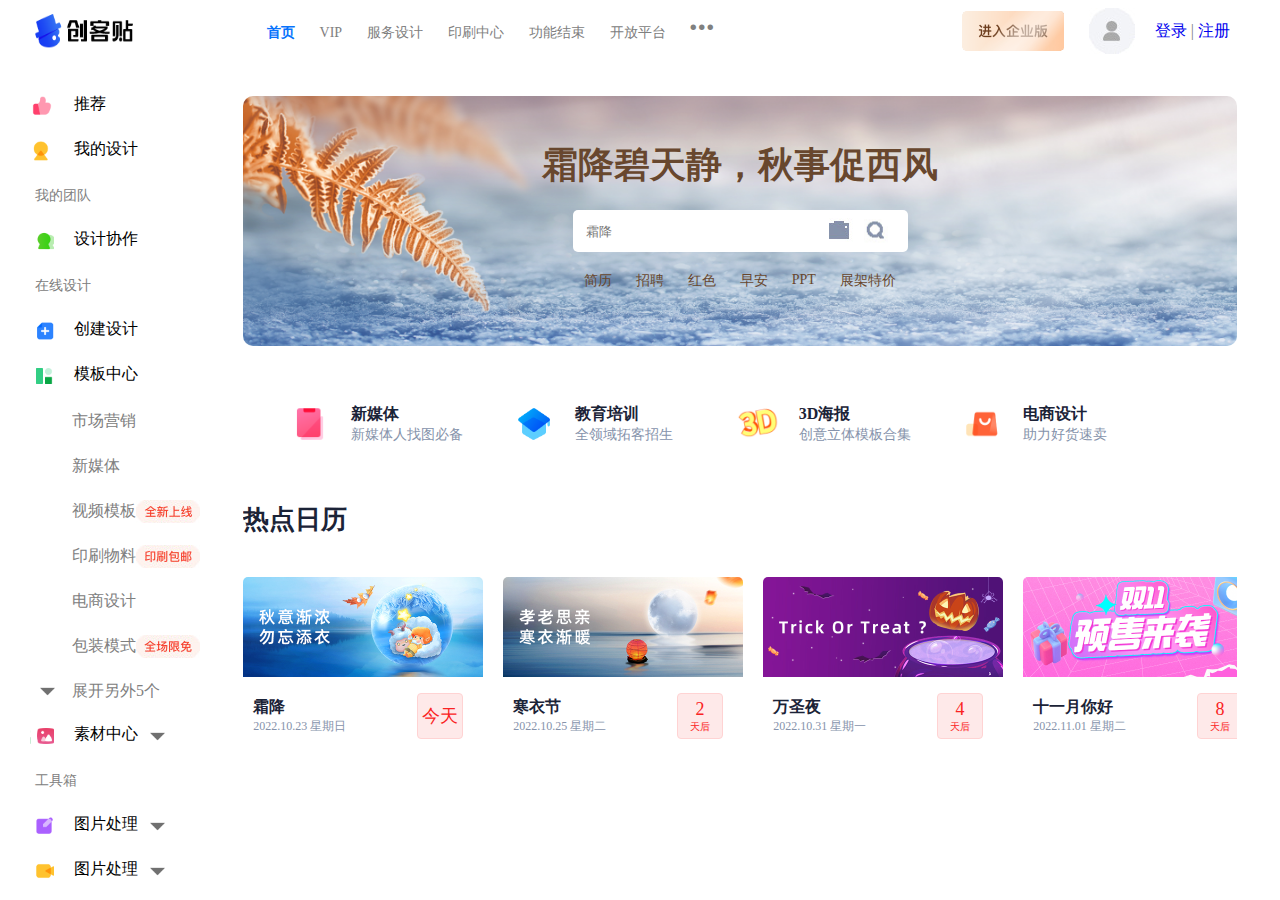
<file: index.html>
<!DOCTYPE html>
<html lang="en">

<head>
  <meta charset="UTF-8" />
  <meta http-equiv="X-UA-Compatible" content="IE=edge" />
  <meta name="viewport" content="width=device-width, initial-scale=1.0" />
  <meta name="keywords" content="广告设计印刷,图片一键生成,图片,素材,设计大全">
  <meta name="description"
    content="创客贴专注图片模板在线设计,广告设计在线印刷.平台提供63类场景图片设计模板，一键生成，在线编辑。设计有名片、海报、ppt、邀请函、贺卡、宣传单、展架、公众号推文图片等社交媒体图片。">
  <title>创客贴_广告设计印刷_图片一键生成_设计图片素材大全</title>
  <link rel="stylesheet" href="./css/index.css" />
  <link rel="stylesheet" href="./css/click.css" />
</head>

<body>

  <!-- 一个整体容器 -->
  <div class="container">
    <!-- 头部开始 -->
    <div class="header">
      <div class="logo">
        <img src="./img/1.jpg" alt="" />
      </div>
      <div class="nav">
        <ul>
          <li>首页</li>
          <li>VIP</li>
          <li>服务设计</li>
          <li>印刷中心</li>
          <li>功能结束</li>
          <li>开放平台</li>
        </ul>
      </div>
      <span>...</span>
      <div class="logo_right">
    <img class="img1" src="./img/2.gif" alt="" />
    <img class="img2" src="./img/3.jpg" alt="" />
    <ul>
        <li><a href="login.html" style="text-decoration: none;">登录</a>&nbsp|</li>
        <li><a href="reg.html" style="text-decoration: none;">&nbsp注册</a></li>
    </ul>
</div>
    </div>
    <div class="main">
      <!-- 先做左侧 -->
      <div class="left">
        <ul>
          <li>
            <!-- part1 -->
            <!-- 往里放小图标 -->
            <div class="bgc bgc1"></div>
            <span class="text">推荐</span>
          </li>
          <li>
            <div class="bgc bgc2"></div>
            <span class="text">我的设计</span>
          </li>
          <!-- part2 -->
          <li class="little">我的团队</li>
          <li>
            <div class="bgc bgc3"></div>
            <span class="text">设计协作</span>
          </li>
          <!-- part3 -->
          <li class="little">在线设计</li>
          <li>
            <div class="bgc bgc4"></div>
            <span class="text">创建设计</span>
          </li>
          <li>
            <div class="bgc bgc5"></div>
            <span class="text">模板中心</span>
          </li>
          <li class="little2">市场营销</li>
          <li class="little2">新媒体</li>
          <li class="little2">
            <span>视频模板</span>
            <img src="./img/6.jpg" alt="" />
          </li>
          <li class="little2">
            <span>印刷物料</span>
            <img src="./img/7.jpg" alt="" />
          </li>
          <li class="little2">电商设计</li>
          <li class="little2">
            <span>包装模式</span>
            <img src="./img/8.jpg" alt="" />
          </li>
          <li class="little3">
            <img src="./img/sjx.png" alt="" />
            <span>展开另外5个</span>
          </li>
          <li class="sjx">
            <div class="bgc bgc6"></div>
            <span class="text">素材中心</span>
            <img src="./img/sjx.png" alt="" />
          </li>
          <!-- part4 -->
          <li class="little">工具箱</li>
          <li class="sjx">
            <div class="bgc bgc7"></div>
            <span class="text">图片处理</span>
            <img src="./img/sjx.png" alt="" />
          </li>
          <li class="sjx">
            <div class="bgc bgc8"></div>
            <span class="text">图片处理</span>
            <img src="./img/sjx.png" alt="" />
          </li>
        </ul>
      </div>
      <!-- 右侧开始 -->
      <div class="right">
        <!-- 右侧头部 -->
        <div class="header">
          <h2>霜降碧天静，秋事促西风</h2>
          <div class="inputBox">
            <input type="text" placeholder="霜降" />
            <div class="cam cam1"></div>
            <div class="cam cam2"></div>
          </div>
          <ul>
            <li>简历</li>
            <li>招聘</li>
            <li>红色</li>
            <li>早安</li>
            <li>PPT</li>
            <li>展架特价</li>
          </ul>
        </div>
        <!-- 右侧菜单栏 -->
        <div class="menuCard">
          <!-- 卡片列表 -->
          <div class="cardList">
            <ul>
              <li>
                <img src="./img/11.png" alt="" />
                <div class="cdBox">
                  <p>新媒体</p>
                  <span>新媒体人找图必备</span>
                </div>
              </li>
              <li>
                <img src="./img/12.png" alt="" />
                <div class="cdBox">
                  <p>教育培训</p>
                  <span>全领域拓客招生</span>
                </div>
              </li>
              <li>
                <img src="./img/13.png" alt="" />
                <div class="cdBox">
                  <p>3D海报</p>
                  <span>创意立体模板合集 </span>
                </div>
              </li>
              <li>
                <img src="./img/14.png" alt="" />
                <div class="cdBox">
                  <p>电商设计</p>
                  <span>助力好货速卖</span>
                </div>
              </li>
            </ul>
          </div>
        </div>
        <!-- the last past -->
        <div class="lastBottom">
          <h1>热点日历</h1>
          <ul>
            <li>
              <!-- 天气盒子 -->
              <img src="./img/18.jpg" alt="">
              <div class="weatherBox">
                <!-- 尾部左 -->
                <div class="wbLeft">
                  <p>霜降</p>
                  <span>2022.10.23 星期日</span>
                </div>
                <!-- 尾部右侧 -->
                <div class="wbRight">
                  <div class="wbRbox">
                    <p>今天</p>
                  </div>
                </div>
              </div>
            </li>
            <li>
              <img src="./img/20.jpg" alt="" />
              <div class="weatherBox">
                <div class="wbLeft">
                  <p>寒衣节</p>
                  <span>2022.10.25 星期二</span>
                </div>
                <div class="wbRight">
                  <div class="wbRbox">
                    <p>2</p>
                    <span>天后</span>
                  </div>
                </div>
              </div>
            </li>
            <li>
              <img src="./img/21.jpg" alt="" />
              <div class="weatherBox">
                <div class="wbLeft">
                  <p>万圣夜</p>
                  <span>2022.10.31 星期一</span>
                </div>
                <div class="wbRight">
                  <div class="wbRbox">
                    <p>4</p>
                    <span>天后</span>
                  </div>
                </div>
              </div>
            </li>
            <li>
              <img src="./img/19.png" alt="" />
              <div class="weatherBox">
                <div class="wbLeft">
                  <p>十一月你好</p>
                  <span>2022.11.01 星期二</span>
                </div>
                <div class="wbRight">
                  <div class="wbRbox">
                    <p>8</p>
                    <span>天后</span>
                  </div>
                </div>
              </div>
            </li>
            <li>
              <img src="./img/18.jpg" alt="" />
              <div class="weatherBox">
                <div class="wbLeft">
                  <p>霜降</p>
                  <span>2022.10.23 星期日</span>
                </div>
                <div class="wbRight">
                  <div class="wbRbox">
                    <p>0</p>
                    <span>天后</span>
                  </div>
                </div>
              </div>
            </li>
          </ul>
        </div>
      </div>
    </div>
    </li>
    </ul>
  </div>
  </div>
  </div>
  </div>
  <script src="js/mouse_script.js"></script>
  <script src="js/click.js"></script>
</body>

</html>
</file>
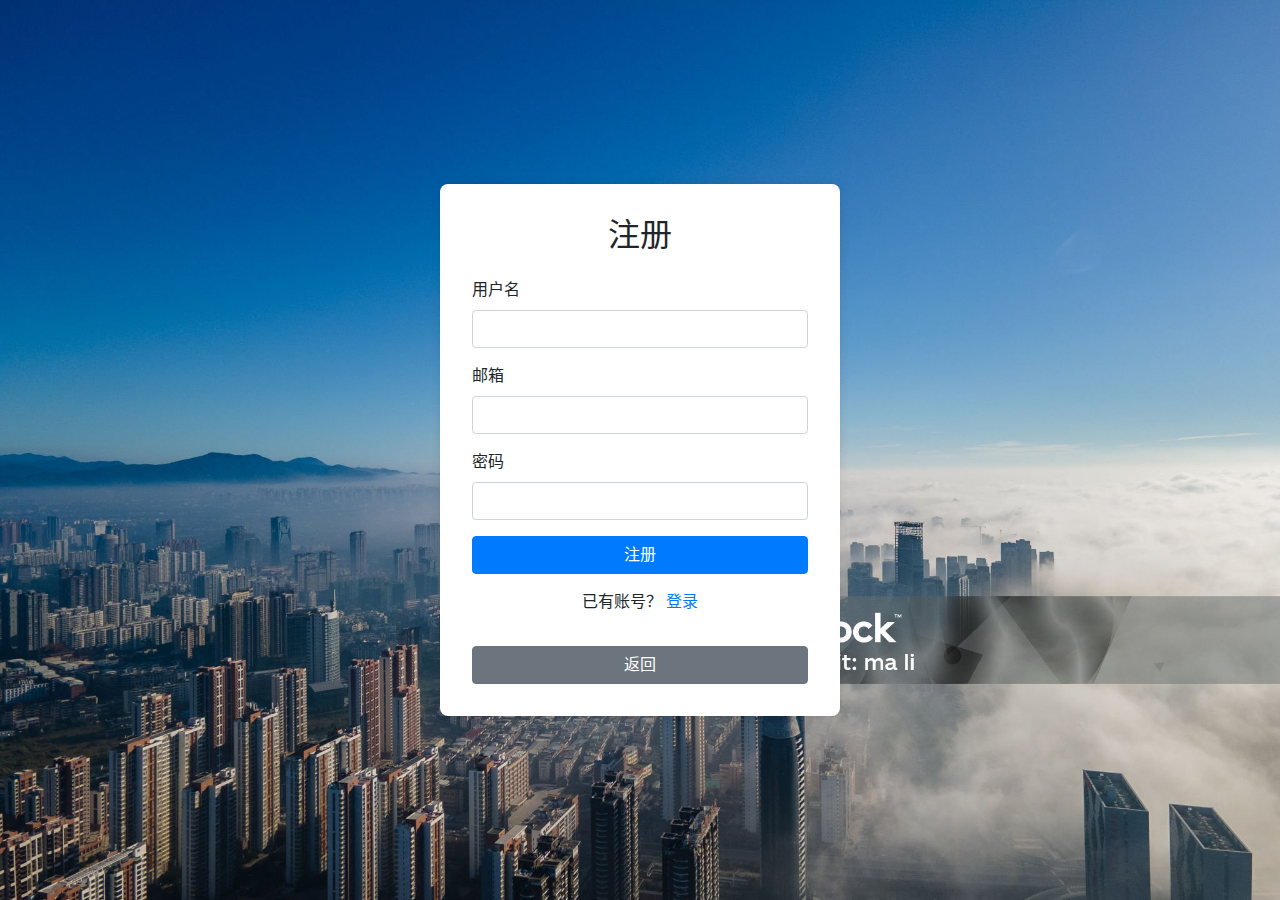
<file: reg.html>
<!DOCTYPE html>
<html lang="zh-CN">
<head>
    <meta charset="UTF-8">
    <meta name="viewport" content="width=device-width, initial-scale=1.0">
    <title>注册</title>
    <!-- 引入Bootstrap CSS -->
    <link href="https://stackpath.bootstrapcdn.com/bootstrap/4.5.2/css/bootstrap.min.css" rel="stylesheet">
    <!-- 自定义CSS样式 -->
    <link href="css/login_bac.css" rel="stylesheet">
    <style>
        body {
            background-color: #f8f9fa;
            display: flex;
            justify-content: center;
            align-items: center;
            height: 100vh;
            margin: 0;
        }
        .register-container {
            background: #fff;
            padding: 2rem;
            box-shadow: 0 0 10px rgba(0, 0, 0, 0.1);
            border-radius: 8px;
            width: 100%;
            max-width: 400px;
        }
        .register-container h2 {
            margin-bottom: 1.5rem;
        }
        .register-container .form-group {
            margin-bottom: 1rem;
        }
        .register-container .btn {
            width: 100%;
        }
    </style>
</head>
<body>
    <div class="register-container">
        <h2 class="text-center">注册</h2>
        <form id="registerForm">
            <div class="form-group">
                <label for="username">用户名</label>
                <input type="text" class="form-control" id="username" name="username" required>
            </div>
            <div class="form-group">
                <label for="email">邮箱</label>
                <input type="email" class="form-control" id="email" name="email" required>
            </div>
            <div class="form-group">
                <label for="password">密码</label>
                <input type="password" class="form-control" id="password" name="password" required>
            </div>
            <button type="submit" class="btn btn-primary">注册</button>
        </form>
        <p class="text-center mt-3">
            已有账号？ <a href="login.html">登录</a>
        </p>
        <button onclick="goBack()" class="btn btn-secondary mt-3">返回</button>
    </div>

    <!-- 引入Bootstrap JS和依赖 -->
    <script src="https://code.jquery.com/jquery-3.5.1.slim.min.js"></script>
    <script src="https://cdn.jsdelivr.net/npm/@popperjs/core@2.5.3/dist/umd/popper.min.js"></script>
    <script src="https://stackpath.bootstrapcdn.com/bootstrap/4.5.2/js/bootstrap.min.js"></script>
    <script>
        function goBack() {
            window.history.back();
        }
        document.getElementById('registerForm').addEventListener('submit', function(event) {
            event.preventDefault();
            // 在这里添加注册处理逻辑
            alert('注册按钮被点击！');
        });
    </script>
</body>
</html>
</file>
<file: css/index.css>
* {
  margin: 0;
  padding: 0;
}

/* 大盒子 */
.container {
  min-width: 1270px;
  /* background-color: red; */
}

/* 头部 */
.container .header {
  width: 100%;
  background: white;
}

.container .header .logo {
  width: 224px;
  height: 34px;
  float: left;
  margin-left: 30px;
}

.container .header .logo img {
  width: 115px;
  height: 44px;
  margin-top: 10px;
}

.container .header .nav {
  width: 425px;
  height: 66px;
  float: left;
}

.container .header .nav ul {
  display: flex;
  justify-content: space-around;
}

.container .header .nav ul li {
  font-size: 14px;
  text-align: center;
  line-height: 66px;
  height: 66px;
  list-style: none;
  float: left;
  color: gray;
}

.container .header .nav ul li:nth-child(1) {
  font-weight: bold;
  color: #0773fc;
}

.container .header span {
  font-size: 34px;
  margin-left: 10px;
  font-weight: bold;
  color: gray;
}

.container .logo_right {
  float: right;
  display: flex;
  align-items: center;
  margin-top: 8px;
  margin-right: 50px;
}

.container .logo_right .img1 {
  width: 102px;
  height: 40px;
}

.container .logo_right .img2 {
  width: 46px;
  height: 46px;
  margin: 0 0 0 25px;
}

.container .logo_right ul {
  float: right;
  list-style: none;
  margin-left: 20px;
}

.container .logo_right ul li {
  float: left;
  color: gray;
}

/* 主体开始 */
.container .main {
  display: flex;
  width: 100%;
  justify-content: flex-start;
}

/* 左侧 */
.container .main .left {
  width: 200px;
  background-color: white;
  display: flex;
  /* overflow-x: hidden; */
}

.container .main .left ul {
  position: relative;
  list-style: none;
  margin-top: 15px;
}

.container .main .left ul li {
  width: 200px;
  height: 40px;
  background-color: white;
  display: flex;
  align-items: center;
  margin: 5px 0;
  overflow: hidden;
}

/* 扣图标 */
.container .main .left ul li .bgc {
  width: 24px;
  height: 24px;
  background-repeat: no-repeat;
  margin-left: 30px;
}

.container .main .left ul li .bgc1 {
  background-image: url(../img/4.png);
  background-size: 192px 24px;
}

.container .main .left ul li .bgc2 {
  background-image: url(../img/4.png);
  background-size: 192px 24px;
  background-position: 15%;
}

.container .main .left ul li .bgc3 {
  background-image: url(../img/4.png);
  background-size: 192px 24px;
  background-position: 26%;
}

.container .main .left ul li .bgc4 {
  background-image: url(../img/4.png);
  background-size: 192px 24px;
  background-position: 41%;
}

.container .main .left ul li .bgc5 {
  background-image: url(../img/4.png);
  background-size: 192px 24px;
  background-position: 56%;
}

.container .main .left ul li .bgc6 {
  background-image: url(../img/4.png);
  background-size: 192px 24px;
  background-position: 69%;
}

.container .main .left ul li .bgc7 {
  background-image: url(../img/4.png);
  background-size: 192px 24px;
  background-position: 84%;
}

.container .main .left ul li .bgc8 {
  background-image: url(../img/4.png);
  background-size: 192px 24px;
  background-position: 98%;
}

/* 文本设置 */
.container .main .left ul li .text {
  width: 65px;
  height: 25px;
  margin-left: 20px;
  color: black;
}


.container .main .left ul .sjx img {
  width: 15px;
  height: 15px;
  position: absolute;
  left: 150px;
}

.container .main .left ul .little {
  color: gray;
  font-size: 14px;
  text-indent: 2.5em;
}

.container .main .left ul .little2 {
  color: gray;
  text-indent: 4.5em;
}

.container .main .left ul .little3 {
  color: gray;
  text-indent: 4.5em;
}

.container .main .left ul .little3 img {
  position: absolute;
  left: 40px;
  width: 15px;
  height: 15px;
}

/* 右侧开始 */
.container .main .right {
  position: relative;
  background-color: white;
  margin: 0 auto;
  width: calc(100% - 200px);
  min-width: 1000px;
}

/* 右侧头部 */
.container .main .right .header {
  margin: 0 auto;
  height: 250px;
  width: 92%;
  border-radius: 10px;
  background-image: url(../img/9.jpg);
  background-size: cover;
  margin-top: 30px;
  display: flex;
  /* 垂直显示 */
  flex-direction: column;
  align-items: center;
  overflow: hidden;
}

.container .main .right .header h2 {
  font-size: 36px;
  color: #68472e;
  font-weight: 600;
  text-align: center;
  margin-top: 45px;
}

.container .main .right .header .inputBox {
  width: 335px;
  height: 42px;
  position: relative;
}

.container .main .right .header .inputBox input {
  margin-top: 20px;
  width: 335px;
  height: 42px;
  text-indent: 1em;
  border-radius: 5px;
  outline: 0;
  border: 0;
}

.container .main .right .header .inputBox .cam {
  position: absolute;
  width: 24px;
  height: 24px;
  background-image: url("../img/10.jpg");
}

.container .main .right .header .inputBox .cam1 {
  top: 28px;
  right: 55px;
}

.container .main .right .header .inputBox .cam2 {
  top: 29px;
  right: 20px;
  background-position: 10%;
}

.container .main .right .header ul {
  width: 335px;
  display: flex;
  /* 一行显示 */
  flex-direction: row;
  margin-top: 40px;
  justify-content: space-around;
}

.container .main .right .header ul li {
  font-size: 14px;
  color: #68472e;
  list-style: none;
}

.container .main .right .header ul li:hover {
  font-weight: bold;
}

/* 右侧菜单 */
.container .main .menuCard {
  width: 88%;
  overflow: hidden;
  margin: 0 auto;
  margin-top: 30px;
}

.container .main .menuCard .cardList {
  min-width: 1900px;
  overflow: hidden;
}

.container .main .menuCard .cardList ul {
  position: relative;
  padding: 10px 5px;
  overflow: hidden;
  list-style: none;
}

.container .main .menuCard .cardList ul li {
  border-radius: 5px;
  float: left;
  width: 212px;
  height: 74px;
  background-color: white;
  border: 1px solid white;
  /* 加个过渡 */
  transition: 0.2s margin-top;
  display: flex;
  justify-content: center;
  align-items: center;
}

.container .main .menuCard .cardList ul li img {
  width: 42px;
  height: 42px;
}

.container .main .menuCard .cardList ul li .cdBox {
  width: 114px;
  height: 41px;
  margin-left: 20px;
}

.container .main .menuCard .cardList ul li .cdBox p {
  font-size: 16px;
  color: #1b2337;
  font-weight: bold;
}

.container .main .menuCard .cardList ul li .cdBox span {
  font-size: 14px;
  color: #8693ab;
}

.container .main .menuCard .cardList ul li:hover {
  margin-top: -5px;
  box-shadow: 1px 4px 10px rgba(173, 164, 164, 0.858);
}

.container .main .menuCard .cardList ul li:nth-child(n + 2) {
  margin-left: 10px;
}

/* 最后部分 */
.container .main .lastBottom {
  width: 92%;
  margin: 0 auto;
  margin-top: 30px;
  overflow: hidden;
}

.container .main .lastBottom h1 {
  font-size: 26px;
  color: #1b2337;
  font-weight: 700;
}

.container .main .lastBottom ul {
  padding: 20px;
  margin-top: 20px;
  margin-left: -20px;
  list-style: none;
  min-width: 1900px;
  overflow: hidden;
}

.container .main .lastBottom ul li {
  float: left;
  border-radius: 5px;
  width: 240px;
  height: 177px;
  /* 小过渡 */
  transition: 0.2s transform;
  overflow: hidden;
}

.container .main .lastBottom ul li img {
  width: 100%;
}

.container .main .lastBottom ul li .weatherBox {
  width: 240px;
  display: flex;
  justify-content: center;
  align-items: center;
}

.container .main .lastBottom ul li .weatherBox .wbLeft {
  margin-left: 10px;
  width: 150px;
  height: 70px;
  display: flex;
  justify-content: center;
  flex-direction: column;
}

.container .main .lastBottom ul li .weatherBox .wbLeft p {
  font-size: 16px;
  color: #1b2337;
  font-weight: 600;
}

.container .main .lastBottom ul li .weatherBox .wbLeft span {
  font-size: 12px;
  color: #8693ab;
}

.container .main .lastBottom ul li .weatherBox .wbRight {
  width: 90px;
  height: 70px;
  display: flex;
  flex-direction: column;
  justify-content: center;
  align-items: center;
}

.container .main .lastBottom ul li .weatherBox .wbRight .wbRbox {
  width: 44px;
  height: 44px;
  /* background-color: pink; */
  display: flex;
  flex-direction: column;
  justify-content: center;
  align-items: center;
  background: #fee9e9;
  border: 1px solid #ffd3d3;
  border-radius: 4px;
}

.container .main .lastBottom ul li .weatherBox .wbRight .wbRbox p {
  color: #fa2323;
  font-size: 18px;
}

.container .main .lastBottom ul li .weatherBox .wbRight .wbRbox span {
  color: #fa2323;
  font-size: 10px;
}

.container .main .lastBottom ul li:hover {
  transform: scale(1.1);
  box-shadow: 5px 10px 15px rgb(202, 192, 192);
}

.container .main .lastBottom ul li:nth-child(n + 2) {
  margin-left: 20px;
}
</file>
<file: css/click.css>
/* 定义弹框的动画 */
@keyframes fadeIn {
    from {
        opacity: 0;
        transform: translate(-50%, -60%);
    }
    to {
        opacity: 1;
        transform: translate(-50%, -50%);
    }
}

@keyframes fadeOut {
    from {
        opacity: 1;
        transform: translate(-50%, -50%);
    }
    to {
        opacity: 0;
        transform: translate(-50%, -60%);
    }
}
</file>
<file: css/login_bac.css>
body {
    /* 设置背景图片 */
    background-image: url('../img/bac001.jpg');
    /* 背景图片填充整个屏幕 */
    background-size: cover;
    /* 将背景图片固定在视口，不随页面滚动 */
    background-attachment: fixed;
    /* 背景图片平铺方式，这里设置为默认的平铺 */
    background-repeat: no-repeat;

    /* 其余样式保持不变 */
    display: flex;
    justify-content: center;
    align-items: center;
    height: 100vh;
    margin: 0;
}
</file>
